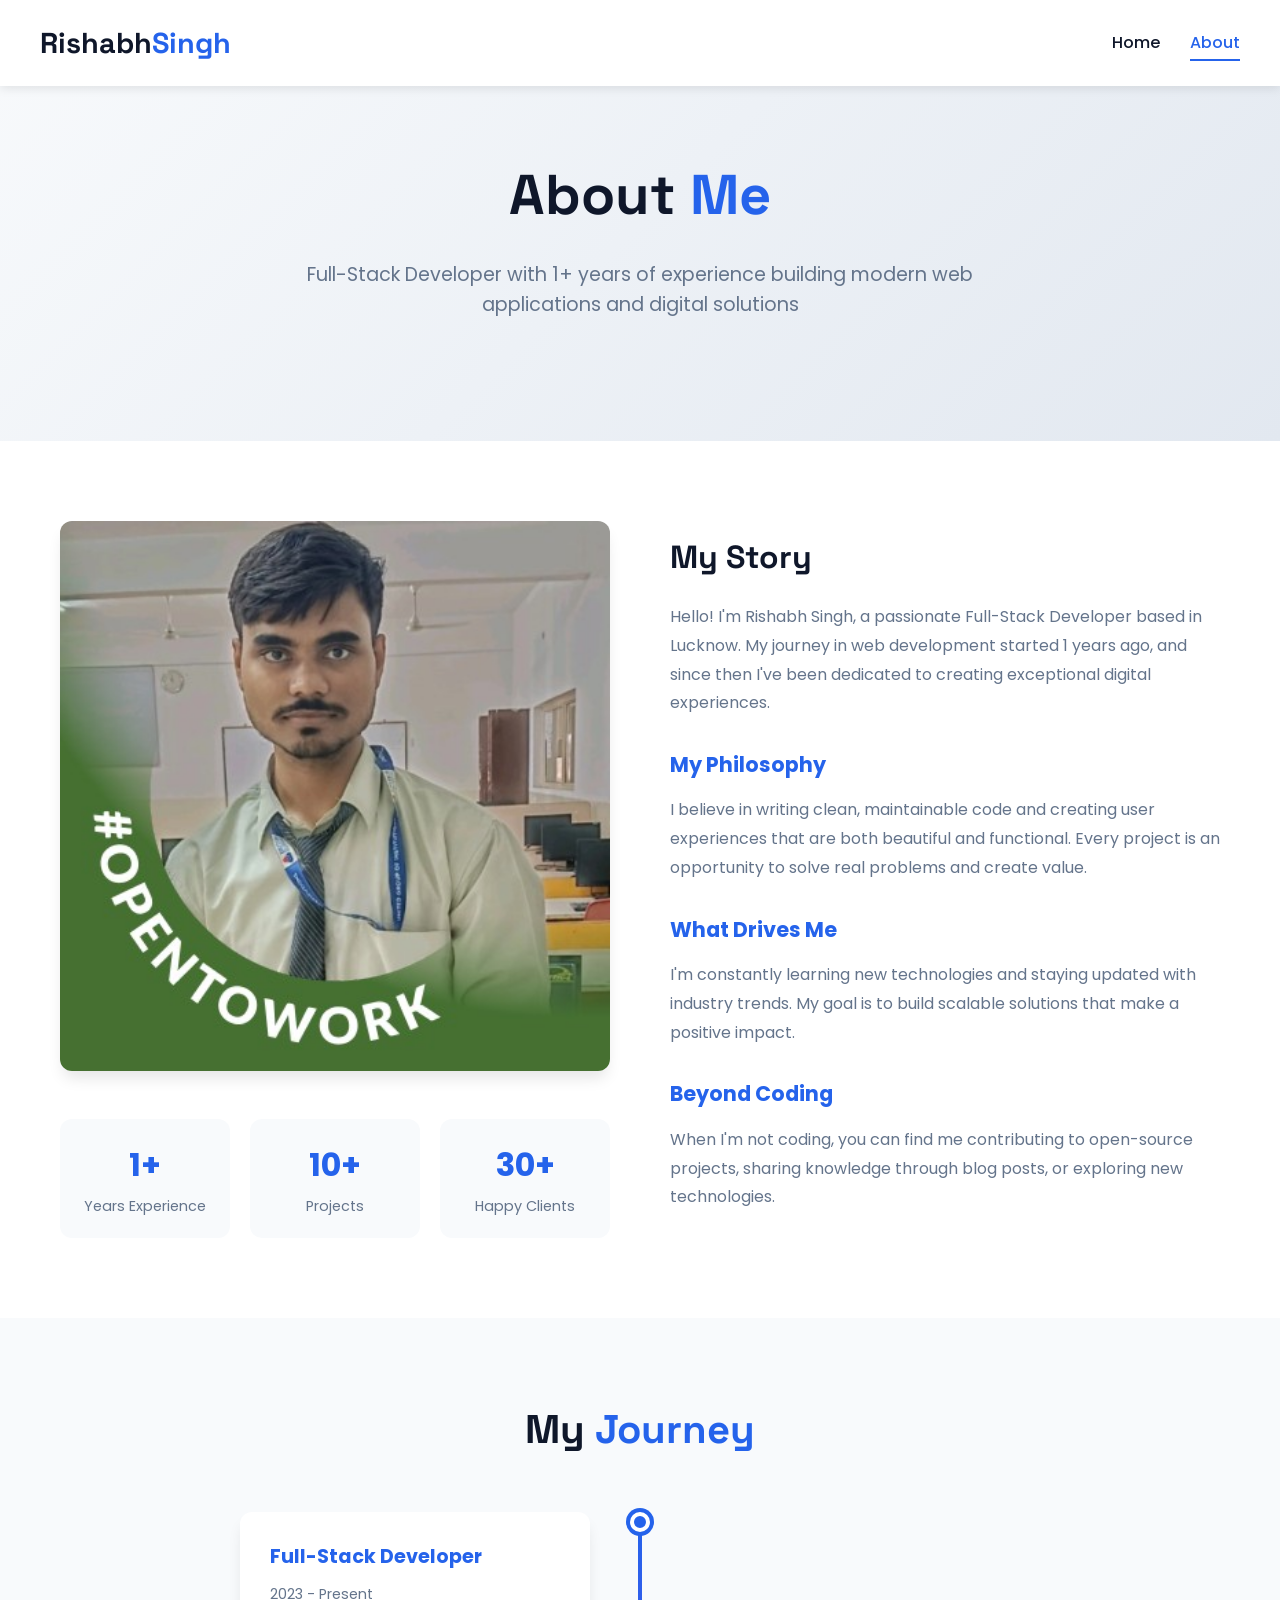
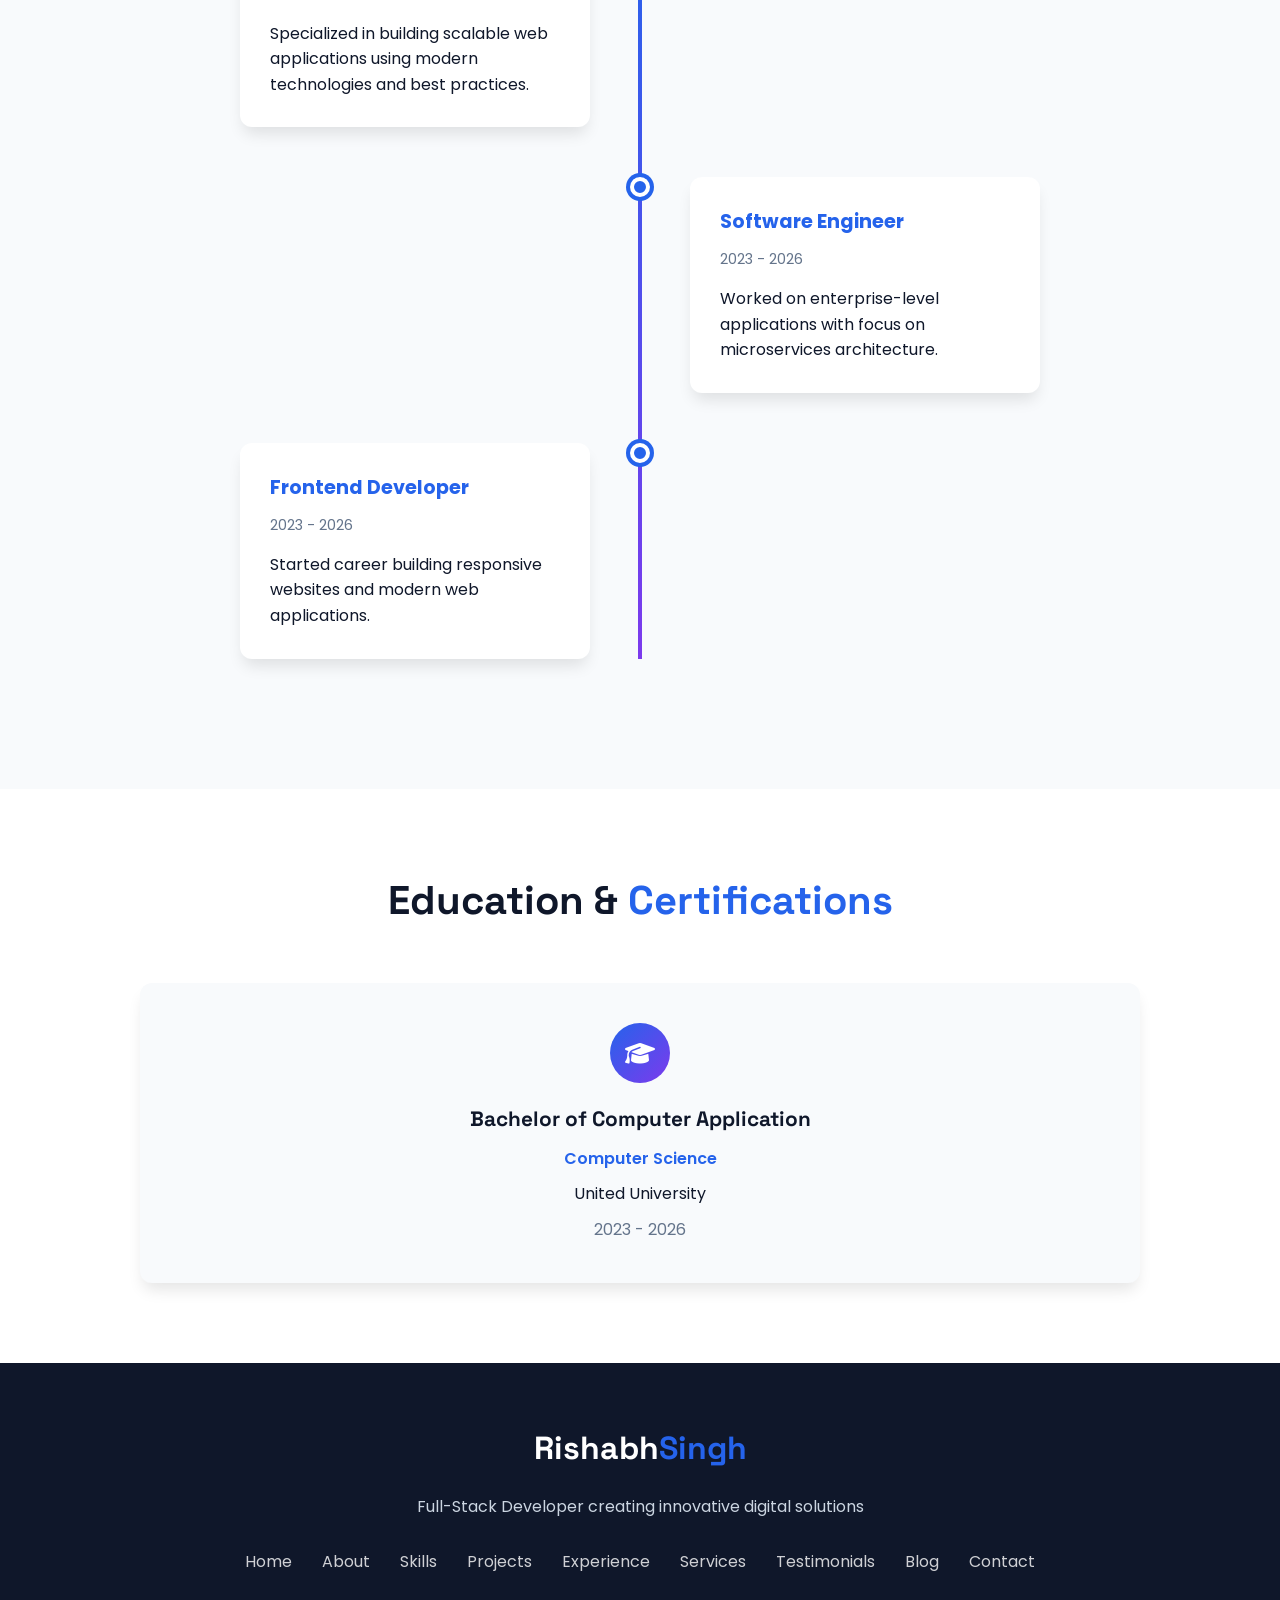
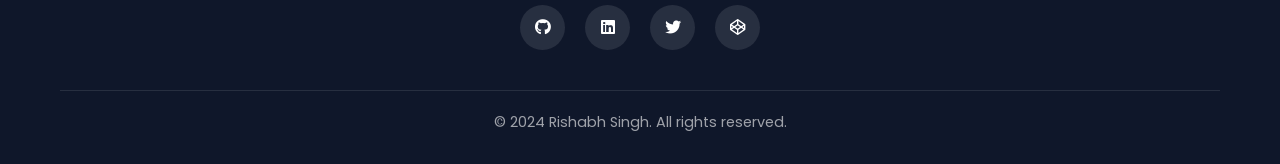
<file: About.html>
<!DOCTYPE html>
<html lang="en">
<head>
    <meta charset="UTF-8">
    <meta name="viewport" content="width=device-width, initial-scale=1.0">
    <title>About | Rishabh Singh</title>
    <link rel="stylesheet" href="https://cdnjs.cloudflare.com/ajax/libs/font-awesome/6.4.0/css/all.min.css">
    <link href="https://fonts.googleapis.com/css2?family=Poppins:wght@300;400;500;600;700&family=Space+Grotesk:wght@400;500;600;700&display=swap" rel="stylesheet">
    <style>
        * {
            margin: 0;
            padding: 0;
            box-sizing: border-box;
        }

        :root {
            --primary: #2563eb;
            --primary-dark: #1d4ed8;
            --secondary: #7c3aed;
            --dark: #0f172a;
            --light: #f8fafc;
            --gray: #64748b;
            --gray-light: #e2e8f0;
            --card-bg: #ffffff;
            --shadow: 0 10px 15px -3px rgba(0, 0, 0, 0.1);
            --radius: 12px;
        }

        body {
            font-family: 'Poppins', sans-serif;
            line-height: 1.6;
            color: var(--dark);
            background-color: var(--light);
        }

        .container {
            max-width: 1200px;
            margin: 0 auto;
            padding: 0 20px;
        }

        /* Navigation */
        header {
            background-color: white;
            box-shadow: 0 2px 10px rgba(0, 0, 0, 0.1);
            position: fixed;
            width: 100%;
            top: 0;
            z-index: 1000;
        }

        .nav-container {
            display: flex;
            justify-content: space-between;
            align-items: center;
            padding: 20px 0;
        }

        .logo {
            font-family: 'Space Grotesk', sans-serif;
            font-size: 1.8rem;
            font-weight: 700;
            text-decoration: none;
            color: var(--dark);
        }

        .logo span {
            color: var(--primary);
        }

        .nav-links {
            display: flex;
            gap: 30px;
        }

        .nav-link {
            text-decoration: none;
            color: var(--dark);
            font-weight: 500;
            padding: 5px 0;
            position: relative;
        }

        .nav-link::after {
            content: '';
            position: absolute;
            bottom: 0;
            left: 0;
            width: 0;
            height: 2px;
            background-color: var(--primary);
            transition: width 0.3s ease;
        }

        .nav-link:hover::after,
        .nav-link.active::after {
            width: 100%;
        }

        .nav-link:hover,
        .nav-link.active {
            color: var(--primary);
        }

        .mobile-toggle {
            display: none;
            background: none;
            border: none;
            font-size: 1.5rem;
            color: var(--dark);
            cursor: pointer;
        }

        /* About Hero */
        .about-hero {
            background: linear-gradient(135deg, #f8fafc 0%, #e2e8f0 100%);
            padding: 150px 0 80px;
            text-align: center;
        }

        .about-hero h1 {
            font-family: 'Space Grotesk', sans-serif;
            font-size: 3.5rem;
            margin-bottom: 20px;
            color: var(--dark);
        }

        .about-hero h1 span {
            color: var(--primary);
        }

        .about-hero p {
            font-size: 1.2rem;
            color: var(--gray);
            max-width: 700px;
            margin: 0 auto 40px;
        }

        /* About Content */
        .about-content {
            padding: 80px 0;
            background-color: white;
        }

        .about-grid {
            display: grid;
            grid-template-columns: 1fr 1fr;
            gap: 60px;
            align-items: center;
        }

        .about-image {
            position: relative;
        }

        .about-img {
            width: 100%;
            border-radius: var(--radius);
            box-shadow: var(--shadow);
        }

        .about-stats {
            display: grid;
            grid-template-columns: repeat(3, 1fr);
            gap: 20px;
            margin-top: 40px;
        }

        .about-stat {
            text-align: center;
            padding: 20px;
            background: var(--light);
            border-radius: var(--radius);
        }

        .about-stat-number {
            font-size: 2rem;
            font-weight: 700;
            color: var(--primary);
            margin-bottom: 5px;
        }

        .about-stat-label {
            font-size: 0.9rem;
            color: var(--gray);
        }

        .about-text h2 {
            font-family: 'Space Grotesk', sans-serif;
            font-size: 2rem;
            margin-bottom: 20px;
            color: var(--dark);
        }

        .about-text h3 {
            color: var(--primary);
            margin: 30px 0 15px;
            font-size: 1.3rem;
        }

        .about-text p {
            color: var(--gray);
            margin-bottom: 15px;
            line-height: 1.8;
        }

        /* Timeline */
        .timeline-section {
            padding: 80px 0;
            background: var(--light);
        }

        .section-title {
            font-family: 'Space Grotesk', sans-serif;
            font-size: 2.5rem;
            text-align: center;
            margin-bottom: 50px;
            color: var(--dark);
        }

        .section-title span {
            color: var(--primary);
        }

        .timeline {
            max-width: 800px;
            margin: 0 auto;
            position: relative;
        }

        .timeline::before {
            content: '';
            position: absolute;
            left: 50%;
            transform: translateX(-50%);
            width: 4px;
            height: 100%;
            background: linear-gradient(to bottom, var(--primary), var(--secondary));
        }

        .timeline-item {
            display: flex;
            margin-bottom: 50px;
            position: relative;
        }

        .timeline-item:nth-child(odd) {
            justify-content: flex-start;
            padding-right: 50%;
        }

        .timeline-item:nth-child(even) {
            justify-content: flex-end;
            padding-left: 50%;
        }

        .timeline-content {
            background: white;
            padding: 30px;
            border-radius: var(--radius);
            box-shadow: var(--shadow);
            width: 100%;
            max-width: 350px;
        }

        .timeline-dot {
            position: absolute;
            left: 50%;
            transform: translateX(-50%);
            width: 20px;
            height: 20px;
            background-color: var(--primary);
            border-radius: 50%;
            border: 4px solid white;
            box-shadow: 0 0 0 4px var(--primary);
        }

        .timeline-content h4 {
            color: var(--primary);
            margin-bottom: 10px;
            font-size: 1.2rem;
        }

        .timeline-date {
            color: var(--gray);
            font-size: 0.9rem;
            margin-bottom: 15px;
            display: block;
        }

        /* Education */
        .education-section {
            padding: 80px 0;
            background: white;
        }

        .education-grid {
            display: grid;
            grid-template-columns: repeat(auto-fit, minmax(300px, 1fr));
            gap: 30px;
            max-width: 1000px;
            margin: 0 auto;
        }

        .education-card {
            background: var(--light);
            padding: 40px;
            border-radius: var(--radius);
            text-align: center;
            box-shadow: var(--shadow);
        }

        .education-icon {
            width: 60px;
            height: 60px;
            background: linear-gradient(135deg, var(--primary), var(--secondary));
            border-radius: 50%;
            display: flex;
            align-items: center;
            justify-content: center;
            margin: 0 auto 20px;
            color: white;
            font-size: 1.5rem;
        }

        .education-card h3 {
            font-family: 'Space Grotesk', sans-serif;
            font-size: 1.3rem;
            margin-bottom: 10px;
            color: var(--dark);
        }

        .education-degree {
            color: var(--primary);
            font-weight: 600;
            margin-bottom: 10px;
        }

        /* Footer */
        footer {
            background-color: var(--dark);
            color: white;
            padding: 60px 0 30px;
            text-align: center;
        }

        .footer-logo {
            font-family: 'Space Grotesk', sans-serif;
            font-size: 2rem;
            font-weight: 700;
            margin-bottom: 20px;
        }

        .footer-logo span {
            color: var(--primary);
        }

        .footer-links {
            display: flex;
            justify-content: center;
            gap: 30px;
            margin: 30px 0;
        }

        .footer-link {
            color: rgba(255, 255, 255, 0.8);
            text-decoration: none;
        }

        .footer-link:hover {
            color: white;
        }

        .footer-social {
            display: flex;
            justify-content: center;
            gap: 20px;
            margin: 30px 0;
        }

        .social-link {
            width: 45px;
            height: 45px;
            border-radius: 50%;
            background-color: rgba(255, 255, 255, 0.1);
            display: flex;
            align-items: center;
            justify-content: center;
            color: white;
            text-decoration: none;
        }

        .copyright {
            margin-top: 40px;
            padding-top: 20px;
            border-top: 1px solid rgba(255, 255, 255, 0.1);
            color: rgba(255, 255, 255, 0.6);
            font-size: 0.9rem;
        }

        @media (max-width: 768px) {
            .nav-links {
                position: fixed;
                top: 80px;
                left: 0;
                width: 100%;
                background-color: white;
                flex-direction: column;
                padding: 20px;
                gap: 0;
                box-shadow: 0 10px 20px rgba(0, 0, 0, 0.1);
                transform: translateY(-100%);
                opacity: 0;
                visibility: hidden;
            }
            
            .nav-links.active {
                transform: translateY(0);
                opacity: 1;
                visibility: visible;
            }
            
            .nav-link {
                padding: 15px;
                border-bottom: 1px solid var(--gray-light);
            }
            
            .nav-link:last-child {
                border-bottom: none;
            }
            
            .mobile-toggle {
                display: block;
            }
            
            .about-hero h1 {
                font-size: 2.5rem;
            }
            
            .about-grid {
                grid-template-columns: 1fr;
            }
            
            .about-stats {
                grid-template-columns: repeat(2, 1fr);
            }
            
            .timeline::before {
                left: 30px;
            }
            
            .timeline-item {
                padding-left: 70px !important;
                padding-right: 0 !important;
                justify-content: flex-start !important;
            }
            
            .timeline-dot {
                left: 21px;
            }
        }

        @media (max-width: 576px) {
            .about-hero h1 {
                font-size: 2rem;
            }
            
            .about-stats {
                grid-template-columns: 1fr;
            }
            
            .section-title {
                font-size: 2rem;
            }
        }
    </style>
</head>
<body>
    <!-- Navigation -->
    <header>
        <div class="container nav-container">
            <a href="index.html" class="logo">Rishabh<span>Singh</span></a>
            <nav class="nav-links" id="navLinks">
                <a href="index.html" class="nav-link">Home</a>
                <a href="about.html" class="nav-link active">About</a>
              
            </nav>
            <button class="mobile-toggle" id="mobileToggle">
                <i class="fas fa-bars"></i>
            </button>
        </div>
    </header>

    <!-- About Hero -->
    <section class="about-hero">
        <div class="container">
            <h1>About <span>Me</span></h1>
            <p>Full-Stack Developer with 1+ years of experience building modern web applications and digital solutions</p>
        </div>
    </section>

    <!-- About Content -->
    <section class="about-content">
        <div class="container">
            <div class="about-grid">
                <div class="about-image">
                    <img src="rio.jpg" alt="About Rishabh Singh" class="about-img">
                    
                    <div class="about-stats">
                        <div class="about-stat">
                            <div class="about-stat-number">1+</div>
                            <div class="about-stat-label">Years Experience</div>
                        </div>
                        <div class="about-stat">
                            <div class="about-stat-number">10+</div>
                            <div class="about-stat-label">Projects</div>
                        </div>
                        <div class="about-stat">
                            <div class="about-stat-number">30+</div>
                            <div class="about-stat-label">Happy Clients</div>
                        </div>
                    </div>
                </div>
                
                <div class="about-text">
                    <h2>My Story</h2>
                    <p>Hello! I'm Rishabh Singh, a passionate Full-Stack Developer based in Lucknow. My journey in web development started 1 years ago, and since then I've been dedicated to creating exceptional digital experiences.</p>
                    
                    <h3>My Philosophy</h3>
                    <p>I believe in writing clean, maintainable code and creating user experiences that are both beautiful and functional. Every project is an opportunity to solve real problems and create value.</p>
                    
                    <h3>What Drives Me</h3>
                    <p>I'm constantly learning new technologies and staying updated with industry trends. My goal is to build scalable solutions that make a positive impact.</p>
                    
                    <h3>Beyond Coding</h3>
                    <p>When I'm not coding, you can find me contributing to open-source projects, sharing knowledge through blog posts, or exploring new technologies.</p>
                </div>
            </div>
        </div>
    </section>

    <!-- Timeline -->
    <section class="timeline-section">
        <div class="container">
            <h2 class="section-title">My <span>Journey</span></h2>
            
            <div class="timeline">
                <div class="timeline-item">
                    <div class="timeline-dot"></div>
                    <div class="timeline-content">
                        <h4>Full-Stack Developer</h4>
                        <span class="timeline-date">2023 - Present</span>
                        <p>Specialized in building scalable web applications using modern technologies and best practices.</p>
                    </div>
                </div>
                
                <div class="timeline-item">
                    <div class="timeline-dot"></div>
                    <div class="timeline-content">
                        <h4>Software Engineer</h4>
                        <span class="timeline-date">2023 - 2026</span>
                        <p>Worked on enterprise-level applications with focus on microservices architecture.</p>
                    </div>
                </div>
                
                <div class="timeline-item">
                    <div class="timeline-dot"></div>
                    <div class="timeline-content">
                        <h4>Frontend Developer</h4>
                        <span class="timeline-date">2023 - 2026</span>
                        <p>Started career building responsive websites and modern web applications.</p>
                    </div>
                </div>
            </div>
        </div>
    </section>

    <!-- Education -->
    <section class="education-section">
        <div class="container">
            <h2 class="section-title">Education & <span>Certifications</span></h2>
            
            <div class="education-grid">
                <div class="education-card">
                    <div class="education-icon">
                        <i class="fas fa-graduation-cap"></i>
                    </div>
                    <h3>Bachelor of Computer Application</h3>
                    <div class="education-degree">Computer Science</div>
                    <p>United University</p>
                    <p style="color: var(--gray); margin-top: 10px;">2023 - 2026</p>
                </div>
               
            </div>
        </div>
    </section>

    <!-- Footer -->
    <footer>
        <div class="container">
            <div class="footer-logo">Rishabh<span>Singh</span></div>
            <p style="color: #cbd5e1;">Full-Stack Developer creating innovative digital solutions</p>
            
            <div class="footer-links">
                <a href="index.html" class="footer-link">Home</a>
                <a href="about.html" class="footer-link">About</a>
                <a href="skills.html" class="footer-link">Skills</a>
                <a href="projects.html" class="footer-link">Projects</a>
                <a href="experience.html" class="footer-link">Experience</a>
                <a href="service.html" class="footer-link">Services</a>
                <a href="testimonials.html" class="footer-link">Testimonials</a>
                <a href="blog.html" class="footer-link">Blog</a>
                <a href="contact.html" class="footer-link">Contact</a>
            </div>
            
            <div class="footer-social">
                <a href="#" class="social-link"><i class="fab fa-github"></i></a>
                <a href="#" class="social-link"><i class="fab fa-linkedin"></i></a>
                <a href="#" class="social-link"><i class="fab fa-twitter"></i></a>
                <a href="#" class="social-link"><i class="fab fa-codepen"></i></a>
            </div>
            
            <div class="copyright">
                <p>&copy; 2024 Rishabh Singh. All rights reserved.</p>
            </div>
        </div>
    </footer>

    <script>
        // Mobile menu toggle
        const mobileToggle = document.getElementById('mobileToggle');
        const navLinks = document.getElementById('navLinks');
        
        mobileToggle.addEventListener('click', () => {
            navLinks.classList.toggle('active');
            mobileToggle.innerHTML = navLinks.classList.contains('active') 
                ? '<i class="fas fa-times"></i>' 
                : '<i class="fas fa-bars"></i>';
        });
        
        // Close mobile menu when clicking a link
        document.querySelectorAll('.nav-link').forEach(link => {
            link.addEventListener('click', () => {
                navLinks.classList.remove('active');
                mobileToggle.innerHTML = '<i class="fas fa-bars"></i>';
            });
        });
    </script>
</body>
</html>
</file>
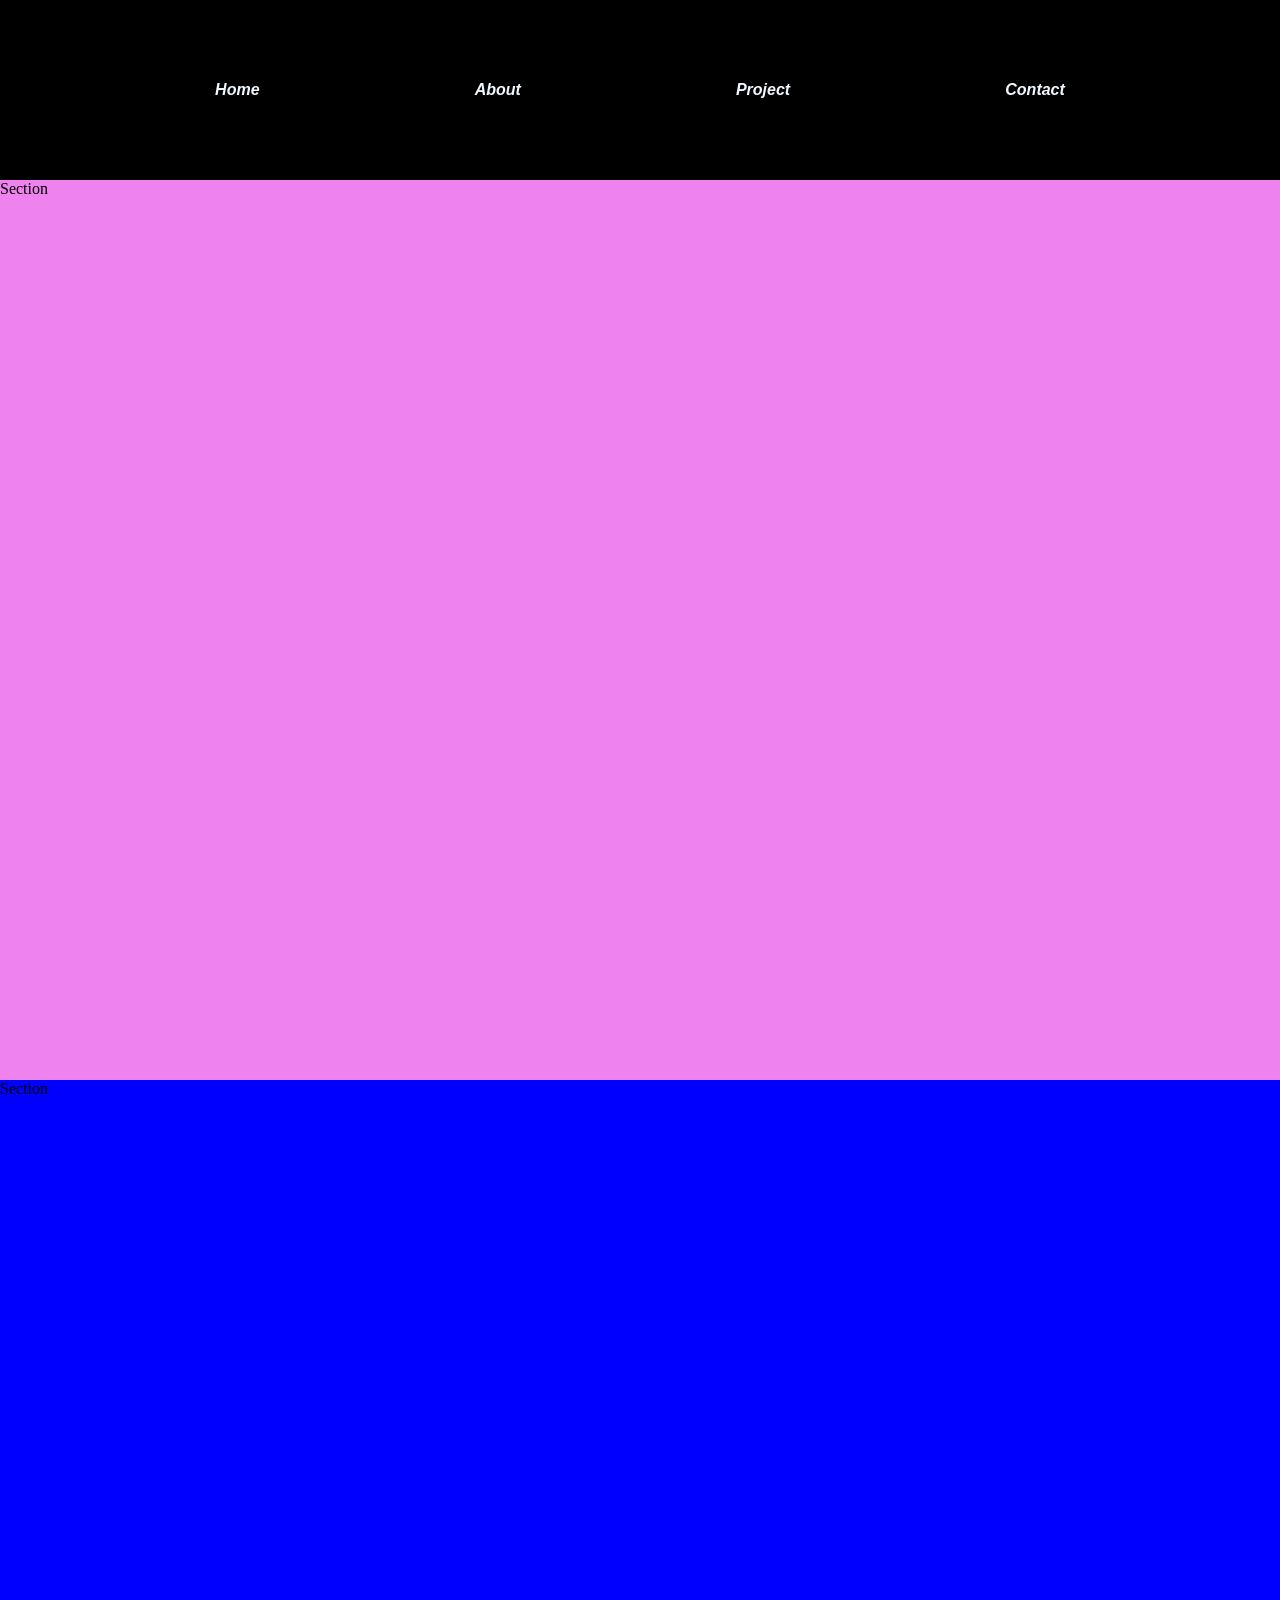
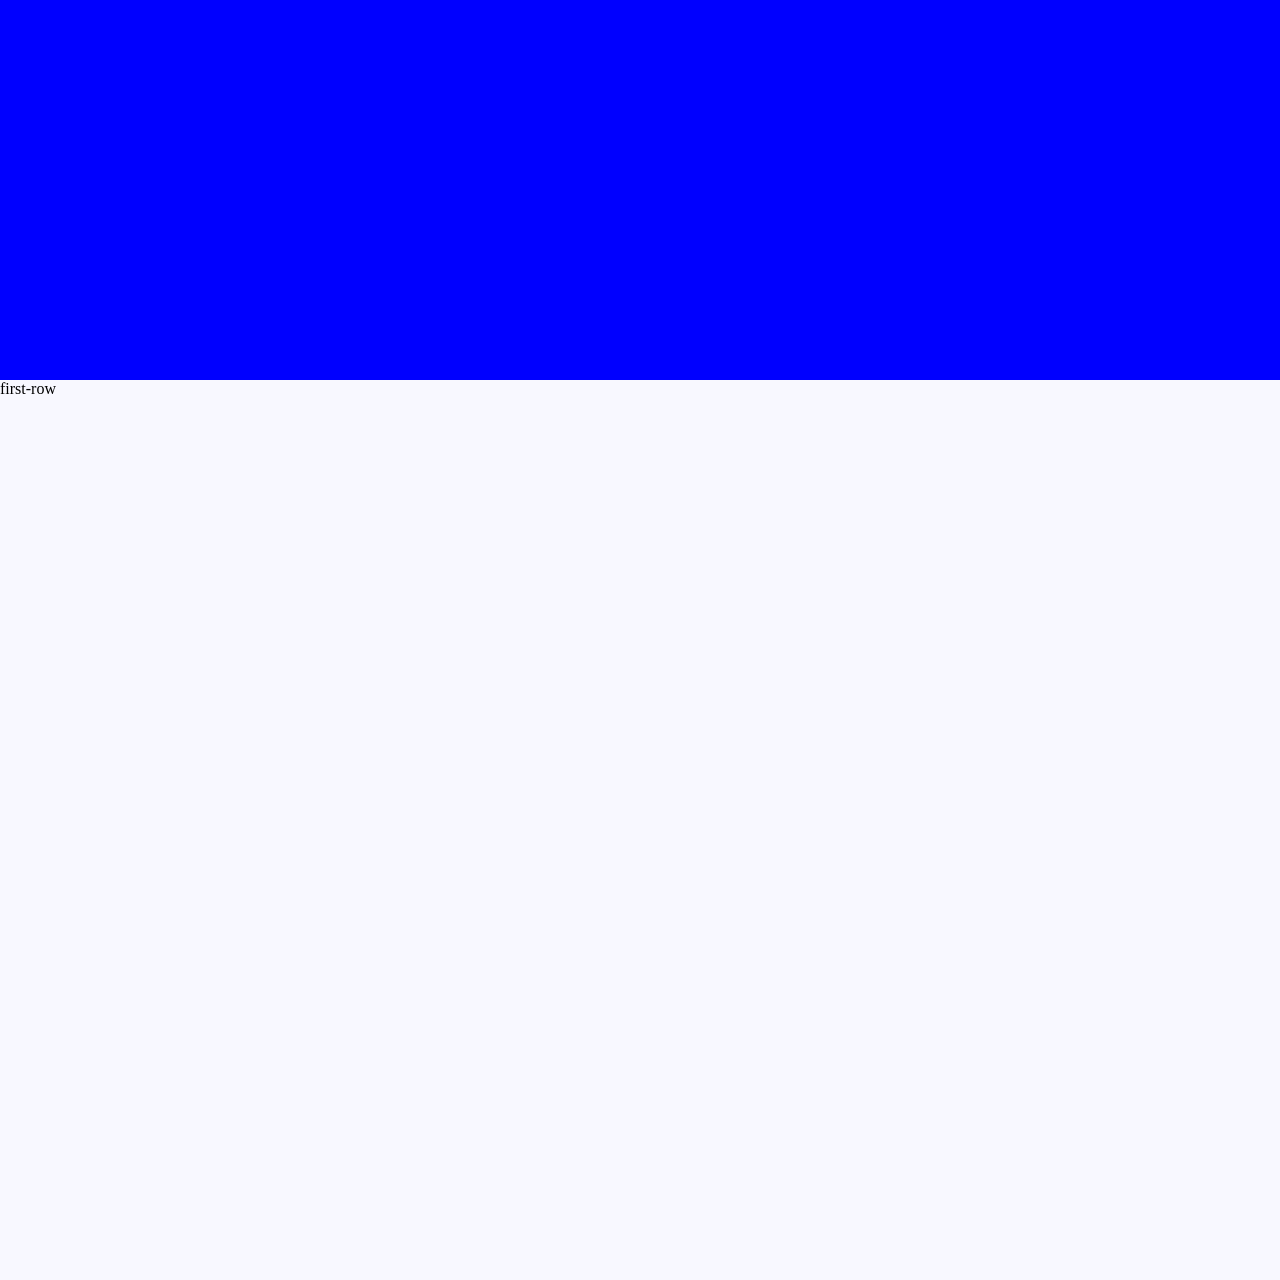
<file: porfolio.html>
<!DOCTYPE html>
<html lang="en">
<head>
    <meta charset="UTF-8">
    <meta name="viewport" content="width=device-width, initial-scale=1.0">
    <title>Portfolio</title>
<link rel="stylesheet" href="style.css">
</head>
<body>
    <header>
       
            <div class="home">Home</div>
            <div class="about">About</div>
            <div class="project">Project</div>
            <div class="contact">Contact</div>
        
    </header>
    <main>
       
            <div class="section1">Section</div>
            <div class="section2">Section</div>
    </main>
    <footer>
        <div class="first">first-row</div>
    </footer>
</body>
</html>
</file>
<file: style.css>
*{
    margin: 0;padding: 0;box-sizing: border-box;
}
header{
background-color: black;
color: aliceblue;
height: 20vh;
display: flex;
justify-content: center;
align-items: center;
justify-content: space-evenly;
font-family: 'Trebuchet MS', 'Lucida Sans Unicode', 'Lucida Grande', 'Lucida Sans', Arial, sans-serif;
font-size: medium;
font-weight: bold;
font-style: italic;
}
.section1{
    background-color: violet;
    height: 100vh;
}
.section2{
    background-color:blue;
    height: 100vh;
}
.first{
     background-color:ghostwhite;
    height: 100vh;
}
</file>
